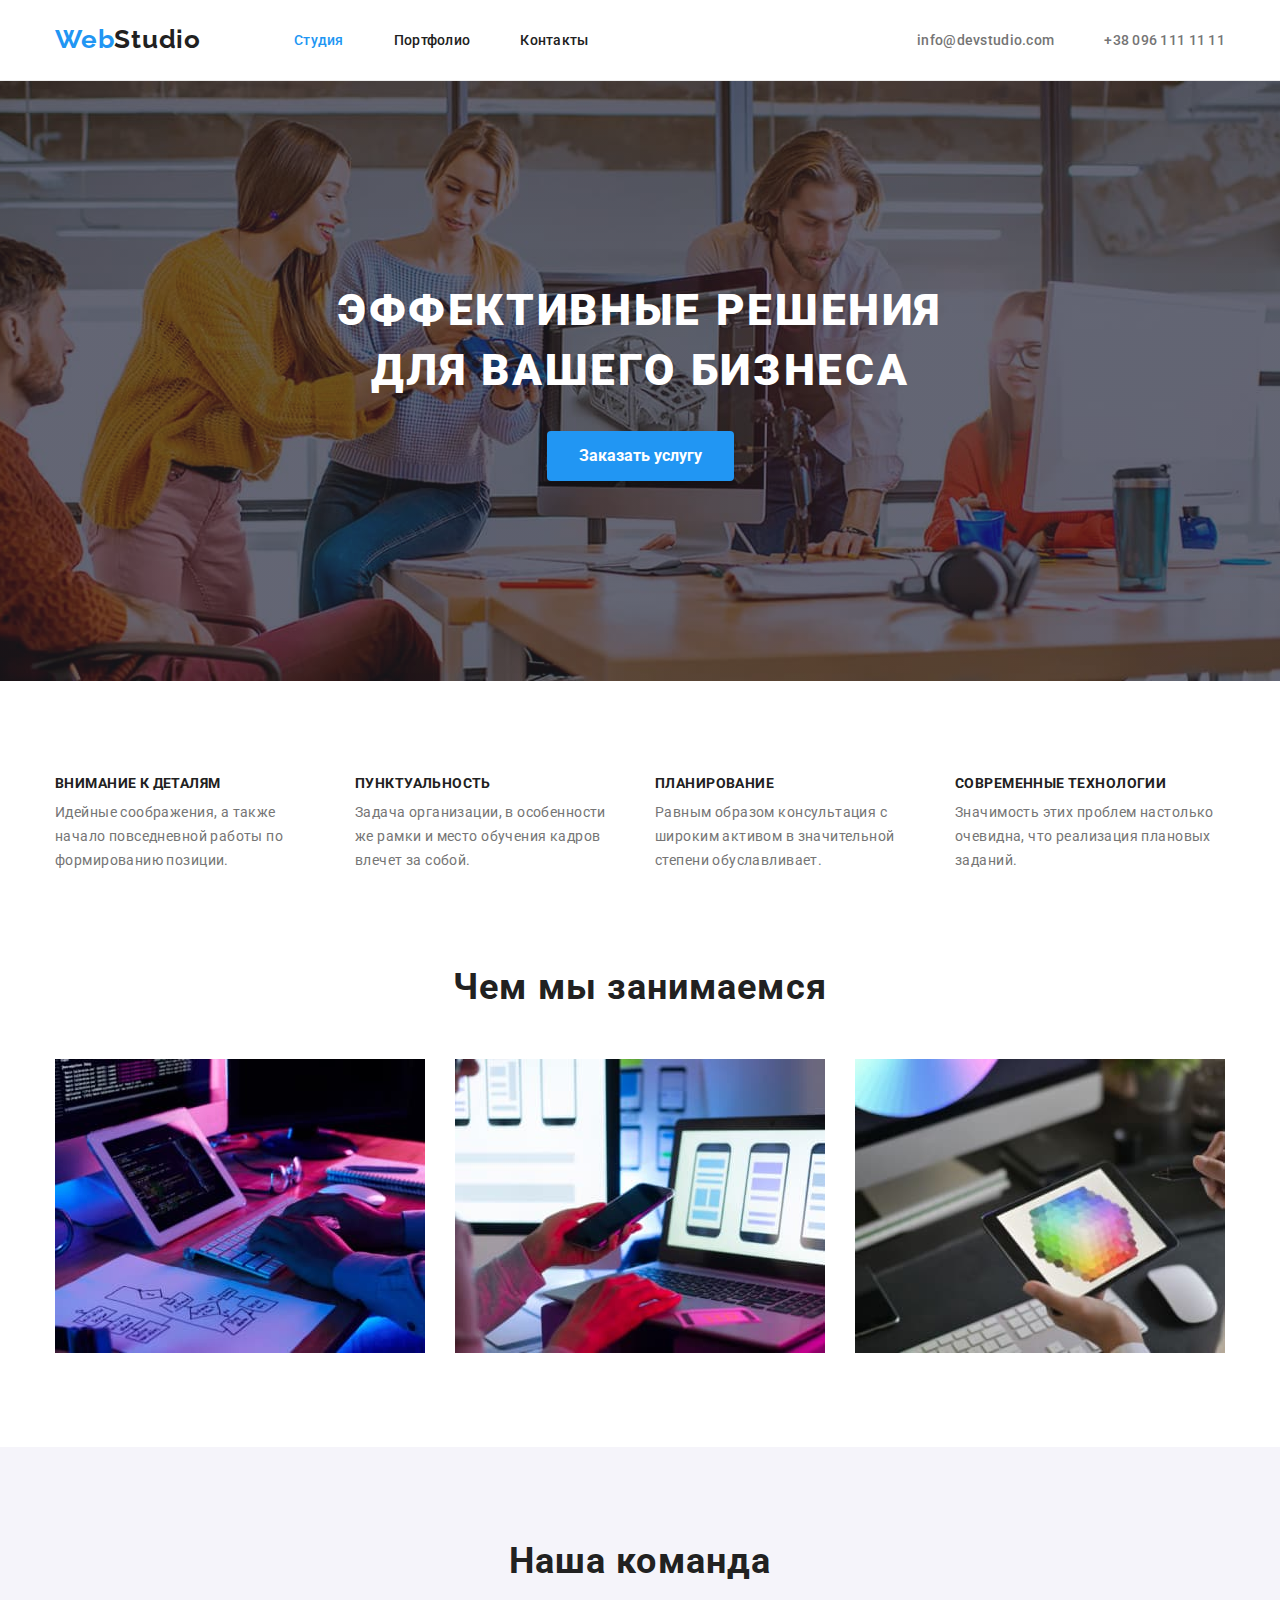
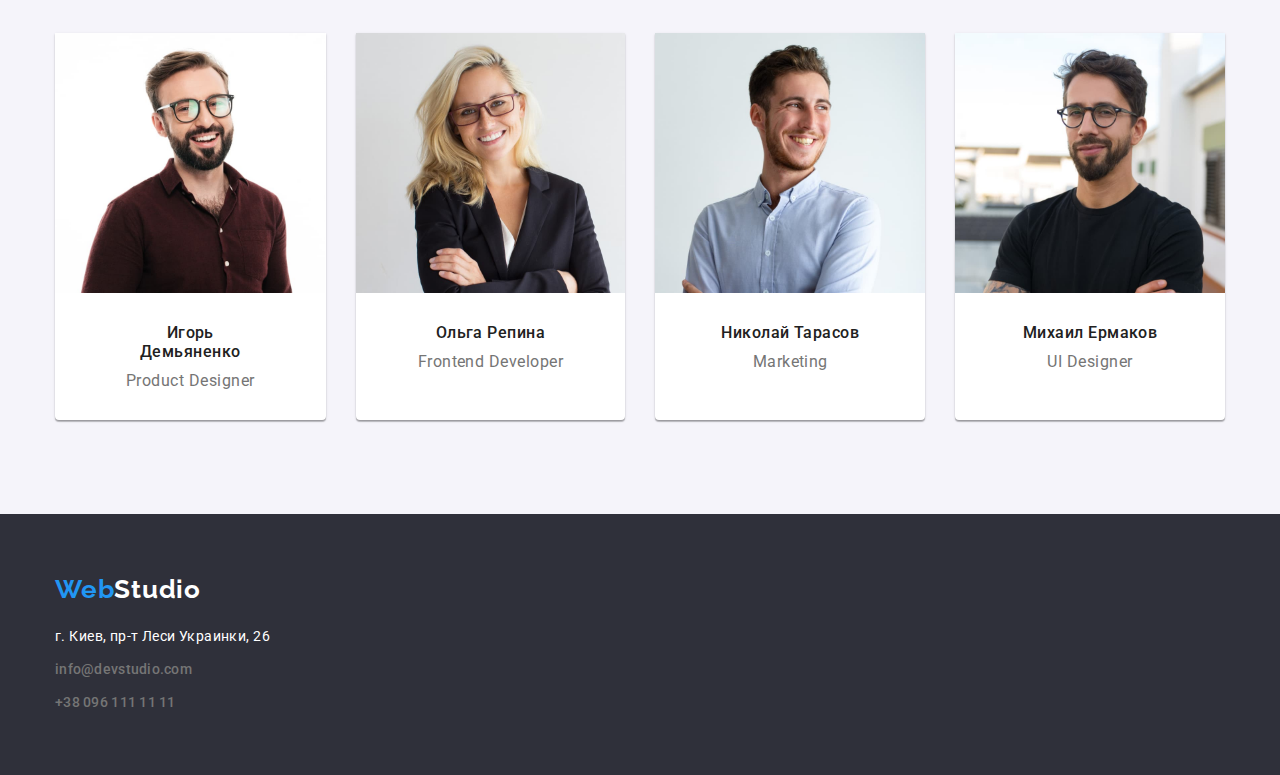
<file: index.html>
<!DOCTYPE html>
<html lang="ru">
<head>
    <meta charset="UTF-8">
    <meta name="viewport" content="width=device-width, initial-scale=1.0">
    <title>Web Studio</title>
    <link rel="preconnect" href="https://fonts.gstatic.com">
    <link href="https://fonts.googleapis.com/css2?family=Raleway:wght@700&family=Roboto:wght@400;500;700;900&display=swap"
          rel="stylesheet">
    <link rel="stylesheet" href="https://cdnjs.cloudflare.com/ajax/libs/modern-normalize/1.0.0/modern-normalize.min.css"
    integrity="sha512-ISS7cAi1PEhQ8jnbJpJZMd29NlhNj4AWYyLOSp2CE/CsHxTCu+r+t0D2yoJudVrd0/8fTVPUVDzY5Tvli75u/g=="
    crossorigin="anonymous"/>
    <link rel="stylesheet" href="./css/styles.css">
</head>
<body>
    
    <!----header---->

    <header class="header">
        <div class="container">
        <nav class="navigation-header">
    <!----logo----->
            <a href="index.html" class="logo"><span class="logo-color" lang="en">Web</span>Studio</a>
    <!----header navigation-->
        <ul class="navigation-menu">
            <li class="navigation-list">
                <a href="./index.html" class="navigation-link current">Студия</a>
            </li>
            <li class="navigation-list">
                <a href="./portfolio.html" class="navigation-link">Портфолио</a>
            </li>
            <li class="navigation-list">
                <a href="#contacts" class="navigation-link">Контакты</a>
            </li>
        </ul>
        </nav>

        <!--header contacts-->
       
        <ul class="contacts-menu">
            <li class="contacts-list">
                <a href="mailto:info@devstudio.com" class="contacts-link">info@devstudio.com</a>
            </li>
            <li class="contacts-list">
                <a href="tel:+380961111111" class="contacts-link">+38 096 111 11 11</a>
            </li>
        </ul>
    
        </div>
    </header>
    
    <main>
    
    <!--🦸---HERO----->

        <section class="hero">
            <div class="hero-container">
            <h1 class="heading-hero">Эффективные решения для вашего бизнеса</h1>
            <button class="modal-btn-hero" type="button">Заказать услугу</button>
            </div>
        </section>
   
    <!-----FEATURES----->

        <section class="about section no-padding">
            <div class="container">
            <h2 hidden>особенности</h2>
            <ul class="about-list-menu">
                <li class="about-list">
                    <h3 class="about-header">Внимание к деталям</h3>
                    <p class="about-description">Идейные соображения, а также начало повседневной работы по формированию позиции.</p>
                </li>
                <li class="about-list">
                    <h3 class="about-header">Пунктуальность</h3>
                    <p class="about-description">Задача организации, в особенности же рамки и место обучения кадров влечет за собой.</p>
                </li>
                <li class="about-list">
                    <h3 class="about-header">Планирование</h3>
                    <p class="about-description">Равным образом консультация с широким активом в значительной степени обуславливает.</p>
                </li>
                <li class="about-list">
                    <h3 class="about-header">Современные технологии</h3>
                    <p class="about-description">Значимость этих проблем настолько очевидна, что реализация плановых заданий.</p>
                </li>
            </ul>
            </div>
        </section>

    <!-------WE DO------->

        <section class="wedo section">
            <div class="container">
            <h2 class="wedo-header">Чем мы занимаемся</h2>
            <ul class="wedo-list-menu">
                <li class="wedo-list">
                    <img class="wedo-list-img" src="./images/about/code.jpg" alt="пишет код" width="370" height="294">
                </li>
                <li class="wedo-list">
                    <img class="wedo-list-img" src="./images/about/phone.jpg" alt="создает макет" width="370" height="294">
                </li>
                <li class="wedo-list">
                    <img class="wedo-list-img" src="./images/about/color.jpg" alt="выбирает цветовую палитру" width="370" height="294">
                </li>
            </ul>
            </div>
        </section>

    <!------OUR TEAM------>

        <section class="team section">
            <div class="container">
            <h3 class="team-header">Наша команда</h3>
            <ul class="team-list-menu">
                <li class="team-list">
                    <img class="team-list-img" src="./images/our-team/team-1.jpg" alt="фото Игорь Демьяненко" width="270"
                        height="260">
                    <div class="team-list-content">
                    <h3 class="team-name">Игорь Демьяненко</h3>
                    <p class="team-description">Product Designer</p>
                    </div>
                </li>
                <li class="team-list">
                    <img class="team-list-img" src="./images/our-team/team-2.jpg" alt="фото Ольга Репина" width="270"
                        height="260">
                    <div class="team-list-content">   
                    <h3 class="team-name">Ольга Репина</h3>
                    <p class="team-description">Frontend Developer</p>
                    </div>
                </li>
                <li class="team-list">
                    <img class="team-list-img" src="./images/our-team/team-3.jpg" alt="фото Николай Тарасов" width="270"
                        height="260">
                    <div class="team-list-content">   
                    <h3 class="team-name">Николай Тарасов</h3>
                    <p class="team-description">Marketing</p>
                    </div>
                </li>
                <li class="team-list">
                    <img class="team-list-img" src="./images/our-team/team-4.jpg" alt="фото Михаил Ермаков" width="270"
                        height="260">
                    <div class="team-list-content"> 
                    <h3 class="team-name">Михаил Ермаков</h3>
                    <p class="team-description">UI Designer</p>
                    </div>
                </li>
            </ul>
            </div>
        </section>
    </main>

    <!-----📧☎️ Footer----->

    <footer class="footer">
        <div class="container">
        <a class="logo" href="index.html"><span lang="en">Web</span><span class="logo-color">Studio</span></a>
        <address class="address-footer">
            <ul class="footer-list-menu">
                <li class="footer-list"> г. Киев, пр-т Леси Украинки, 26
                </li>
                <li class="footer-list"><a class="contacts-link" href="mailto:info@devstudio.com">info@devstudio.com</a>
                </li>
                <li class="footer-list"><a class="contacts-link" href="tel:+380961111111">+38 096 111 11 11</a>
                </li>
            </ul>
        </address>
        </div>
    </footer>
</body>
</html>
</file>
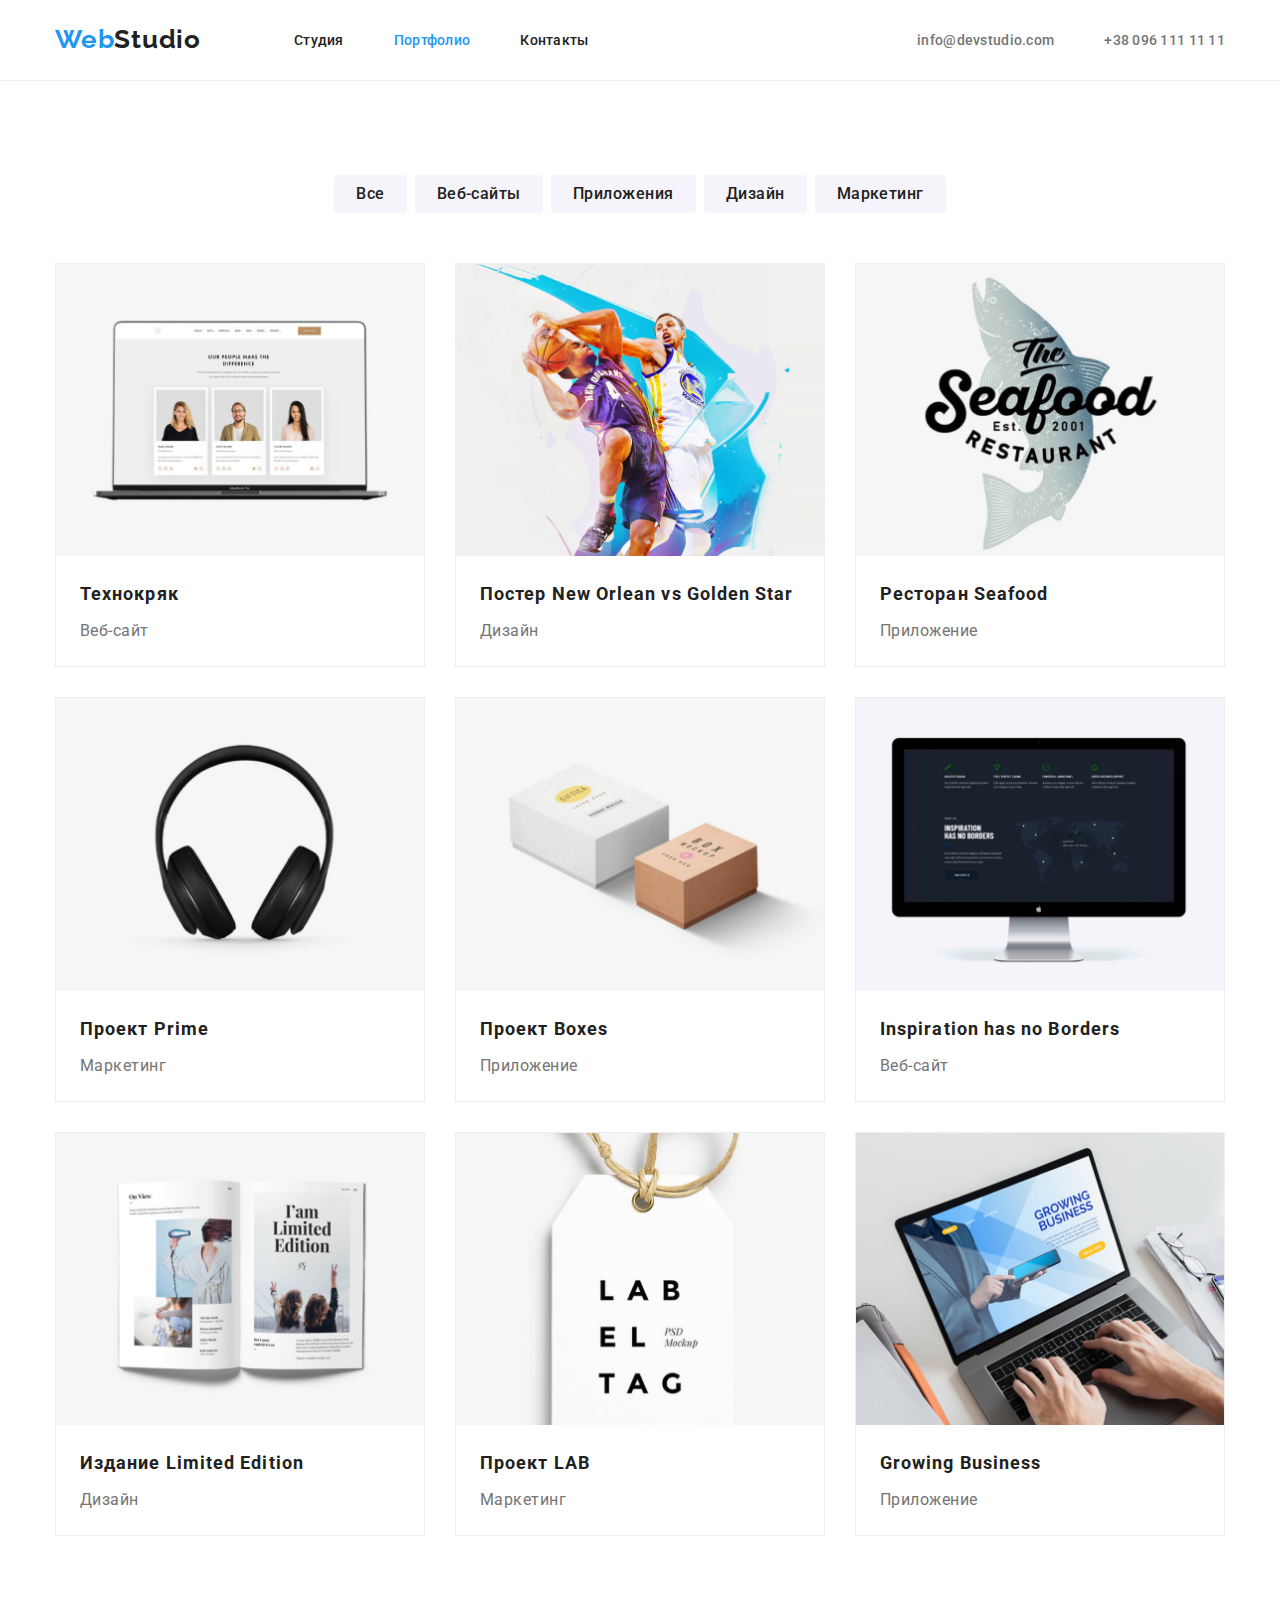
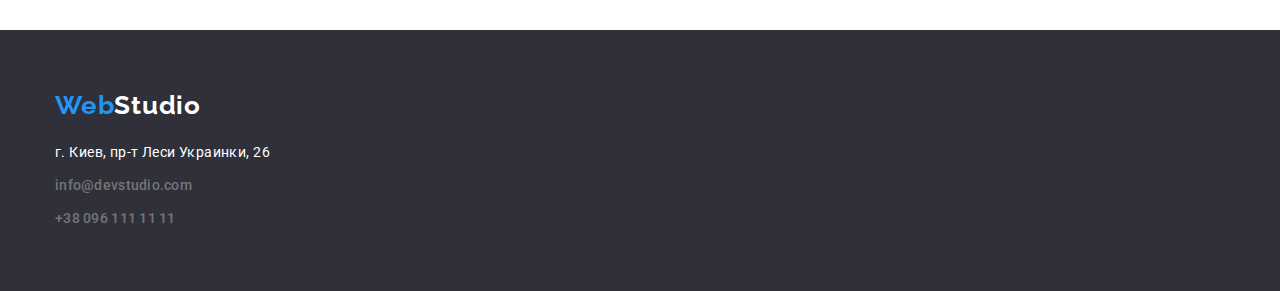
<file: portfolio.html>
<!DOCTYPE html>
<html lang="ru">

<head>
    <meta charset="UTF-8">
    <meta name="viewport" content="width=device-width, initial-scale=1.0">
    <title>Web Studio</title>
    <link rel="preconnect" href="https://fonts.gstatic.com">
    <link href="https://fonts.googleapis.com/css2?family=Raleway:wght@700&family=Roboto:wght@400;500;700;900&display=swap"
    rel="stylesheet">
    <link rel="stylesheet" href="https://cdnjs.cloudflare.com/ajax/libs/modern-normalize/1.0.0/modern-normalize.min.css"
    integrity="sha512-ISS7cAi1PEhQ8jnbJpJZMd29NlhNj4AWYyLOSp2CE/CsHxTCu+r+t0D2yoJudVrd0/8fTVPUVDzY5Tvli75u/g=="
    crossorigin="anonymous"/>
    <link rel="stylesheet" href="./css/styles.css">
    <link rel="stylesheet" href="./css/portfolio.css">
</head>

<body>

    <!----header---->
    
    <header class="header">
        <div class="container">
            <nav class="navigation-header">
                <!----logo----->
                <a href="index.html" class="logo"><span class="logo-color" lang="en">Web</span>Studio</a>
                <!----header navigation-->
                <ul class="navigation-menu">
                    <li class="navigation-list">
                    <a href="./index.html" class="navigation-link ">Студия</a>
                    </li>
                    <li class="navigation-list">
                    <a href="./portfolio.html" class="navigation-link current">Портфолио</a>
                    </li>
                    <li class="navigation-list">
                    <a href="#contacts" class="navigation-link">Контакты</a>
                    </li>
                </ul>
            </nav>
    
    <!--header contacts-->
    
               <ul class="contacts-menu">
                    <li class="contacts-list">
                    <a href="mailto:info@devstudio.com" class="contacts-link">info@devstudio.com</a>
                    </li>
                    <li class="contacts-list">
                    <a href="tel:+380961111111" class="contacts-link">+38 096 111 11 11</a>
                    </li>
               </ul>
        </div>
    </header>
    
    <main>

    <!----Portfolio---->

    <section class="portfolio">
        <div class="container">
        <h1 class="visually-hidden" >Our works</h1>
        <nav class="portfolio-navigation">
            <ul class="portfolio-navigation-menu">
                <li class="portfolio-navigation-list">
                <button class="portfolio-btn current" type="button">Все</button>
                </li>
                <li class="portfolio-navigation-list">
                <button class="portfolio-btn" type="button">Веб-сайты</button>
                </li>
                <li class="portfolio-navigation-list">
                <button class="portfolio-btn" type="button">Приложения</button>
                </li>
                <li class="portfolio-navigation-list">
                <button class="portfolio-btn" type="button">Дизайн</button>
                </li>
                <li class="portfolio-navigation-list">
                <button class="portfolio-btn" type="button">Маркетинг</button>
                </li>
            </ul>
        </nav>
    
    <!-------Projects-------->

        <h2 hidden>projects</h2>
        <ul class="projects-list-menu">
            <li class="projects-list">
                <a class="projects-link" href=""><img class="projects-list-img" src="./images/projects/project1.png" alt="открытый ноутбук" width="370" height="294">
                <div class="projects-list-content">
                <h3 class="projects-name">Технокряк</h3>
                <p class="projects-description">Веб-сайт</p>
                </div>
                </a>
            </li>
            <li class="projects-list">
                <a class="projects-link" href=""><img class="projects-list-img" src="./images/projects/project2.png" alt="постер баскетбол" width="370" height="294">
                <div class="projects-list-content">
                <h3 class="projects-name">Постер New Orlean vs Golden Star</h3>
                <p class="projects-description">Дизайн</p>
                </div>
                </a>
            </li>
            <li class="projects-list">
                <a class="projects-link" href=""><img class="projects-list-img" src="./images/projects/project3.png" alt="постер ресторан Seafood" width="370" height="294">
                <div class="projects-list-content">
                <h3 class="projects-name">Ресторан Seafood</h3>
                <p class="projects-description">Приложение</p>
                </div>
                </a>
            </li>
            <li class="projects-list">
                <a class="projects-link" href=""><img class="projects-list-img" src="./images/projects/project4.png" alt="наушники" width="370" height="294">
                <div class="projects-list-content">
                <h3 class="projects-name">Проект Prime</h3>
                <p class="projects-description">Маркетинг</p>
                </div>
                </a>
            </li>
            <li class="projects-list">
                <a class="projects-link" href=""><img class="projects-list-img" src="./images/projects/project5.png" alt="коробки" width="370" height="294">
                <div class="projects-list-content">
                <h3 class="projects-name">Проект Boxes</h3>
                <p class="projects-description">Приложение</p>
                </div>
                </a>
            </li>
            <li class="projects-list">
                <a class="projects-link" href=""><img class="projects-list-img" src="./images/projects/project6.png" alt="монитор" width="370" height="294">
                <div class="projects-list-content">
                <h3 class="projects-name">Inspiration has no Borders</h3>
                <p class="projects-description">Веб-сайт</p>
                </div>
                </a>
            </li>
            <li class="projects-list">
                <a class="projects-link" href=""><img class="projects-list-img" src="./images/projects/project7.png" alt="открытый журнал" width="370" height="294">
                <div class="projects-list-content">
                <h3 class="projects-name">Издание Limited Edition</h3>
                <p class="projects-description">Дизайн</p>
                </div>
                </a>
            </li>
            <li class="projects-list">
                <a class="projects-link" href=""><img class="projects-list-img" src="./images/projects/project8.png" alt="бирка" width="370" height="294">
                <div class="projects-list-content">
                <h3 class="projects-name">Проект LAB</h3>
                <p class="projects-description">Маркетинг</p>
                </div>
                </a>
            </li>
            <li class="projects-list">
                <a class="projects-link" href=""><img class="projects-list-img" src="./images/projects/project9.png" alt="руки на ноутбуке" width="370" height="294">
                <div class="projects-list-content">
                <h3 class="projects-name">Growing Business</h3>
                <p class="projects-description">Приложение</p>
                </div>
                </a>
            </li>
        </ul>
        </div>
    </section>
    </main>

    <!-----📧☎️ Footer----->

    <footer class="footer">
        <div class="container">
            <a class="logo" href="index.html"><span lang="en">Web</span><span class="logo-color">Studio</span></a>
        <address class="address-footer">
        <ul class="footer-list-menu">
            <li class="footer-list"> г. Киев, пр-т Леси Украинки, 26
            </li>
            <li class="footer-list"><a class="contacts-link" href="mailto:info@devstudio.com">info@devstudio.com</a>
            </li>
            <li class="footer-list"><a class="contacts-link" href="tel:+380961111111">+38 096 111 11 11</a>
            </li>
        </ul>
        </address>
        </div>
    </footer>
</body>
</html>
</file>
<file: css/styles.css>
/* ============================== ROOT  ======================== */

:root {
  
  /* ========= color ============ */

  --primary-text-color: #757575;
  --primary-heading-color: #212121;
  --primary-active-color: #2196f3;
  --primary-logo-color: #2196f3;
  --white-color: #ffffff;
  --black-color: #212121;

  /* ----------- font ---------- */
  --main-font: Roboto, sans-serif;
  --logo-font: Raleway, sans-serif;

  /* ----------- background ---------- */
  --main-background-color: #ffffff;
  --secondary-background-color-hero: #2f303a;
  --background-color-footer: #2f303a;
  --background-color-team: #f5f4fa;
  --background-btn-hero: #2196f3;
  --background-color-portfolio-projects: #e5e5e5;
  --background-color-btn: #f5f4fa;

  /* ------------- border ---------- */
  --border-color-project: #eeeeee;
}

/* ===================== COMPONENTS =========================== */

/* ===================== Минимальный сброс ==================== */

html {
  box-sizing: border-box;
}

*,
*::before,
*::after {
  box-sizing: inherit;
}

* body {
  font-family: var(--main-font);
  color: var(--primary-text-color);
  background-color: var(--main-background-color);
  margin: 0;
}

a {
  text-decoration: none;
}

ul {
  list-style: none;
}

.navigation-list .current {
  color: var(--primary-active-color);
}

ul,
ol {
  margin: 0;
  padding: 0;
}

h1,
h2,
h3,
h4,
h5,
h6 {
  margin: 0;
}

p {
  margin: 0;
}

img {
  display: block;
  max-width: 100%;
  height: auto;
}

.container {
  width: 1200px;
  margin: 0 auto;
  padding: 0 15px;
}

.section {
  padding-top: 94px;
  padding-bottom: 94px;
}

/* ===================== HEADER =========================== */

.header {
  border-bottom: 1px solid #ececec;
}

.logo {
  margin-right: 93px;
  margin-top: 24px;
  margin-bottom: 25px;

  font-family: var(--logo-font);
  font-weight: bold;
  font-size: 26px;
  line-height: 1.192;
  letter-spacing: 0.03em;
  color: var(--black-color);
}

.logo-color {
  color: var(--primary-logo-color);
}

.navigation-link {
  font-family: var(--main-font);
  font-weight: 500;
  font-size: 14px;
  line-height: 1.333;
  letter-spacing: 0.02em;
  color: var(--primary-heading-color);
}

.navigation-link:hover,
.navigation-link:focus,
.contacts-link:hover,
.contacts-link:focus {
  color: var(--primary-active-color);
}

.contacts-link,
a {
  font-family: var(--main-font);
  font-weight: 500;
  font-size: 14px;
  line-height: 1.142;
  letter-spacing: 0.02em;
  color: var(--primary-text-color);
  text-decoration: none;
}

.header .container {
  width: 1200px;
  margin: auto;
  display: flex;
}

.navigation-header {
  display: flex;
}

.navigation-menu {
  display: flex;
  align-items: center;
}

.header .navigation-list:not(:last-child) {
  margin-right: 50px;
}

.contacts-menu {
  display: flex;
  align-items: center;
  margin-left: auto;
}

.header .contacts-list:not(:last-child) {
  margin-right: 50px;
}

/* ======================== END OF HEADER ===================================== */

/* ===========================   HERO   ======================================= */

.hero {
  background-color: var(--secondary-background-color-hero);
  display: flex;
  justify-content: center;
  text-align: center;
  max-width: 1600px;
  padding-top: 200px;
  padding-bottom: 200px;
  margin: 0 auto;
  max-height: 600px;

  background-image: linear-gradient(
      to right,
      rgba(47, 48, 58, 0.4),
      rgba(47, 48, 58, 0.4)
    ),
    url(../images/Hero/Img.jpg);
  background-repeat: no-repeat;
  background-position: center;
  background-size: cover;
}

.modal-btn-hero {
  font-family: var(--main-font);
  font-weight: bold;
  font-size: 16px;
  line-height: 1.875;
  color: var(--white-color);
  background: var(--background-btn-hero);
  box-shadow: 0px 4px 4px rgba(0, 0, 0, 0.15);
  border-radius: 4px;
  border: none;
  cursor: pointer;
  padding: 10px 32px;
}

.heading-hero {
  font-family: var(--main-font);
  font-weight: 900;
  font-size: 44px;
  line-height: 1.363;
  text-align: center;
  text-transform: uppercase;
  letter-spacing: 0.06em;
  max-width: 696px;
  color: var(--white-color);
  margin-bottom: 30px;
}

/* ===========================   END HERO   ======================================= */

/* ===========================   FEATURES   ======================================= */

.no-padding {
  padding-bottom: 0;
}

.about-header {
  font-family: var(--main-font);
  font-weight: bold;
  font-size: 14px;
  line-height: 1.142;
  letter-spacing: 0.03em;
  text-transform: uppercase;
  color: var(--primary-heading-color);
  margin-bottom: 10px;
}

.about-description {
  font-family: var(--main-font);
  font-weight: normal;
  font-size: 14px;
  line-height: 1.714;
  letter-spacing: 0.03em;
  width: 270px;
}

.about-list-menu {
  display: flex;
}

.about-list:not(:last-child) {
  margin-right: 30px;
}

/* ===========================  END  features ======================================= */

/* ===========================   WEDO    ======================================= */
/* ===========================   TEAM    ======================================= */

.wedo-list-menu {
  display: flex;
}

.wedo-list:not(:last-child) {
  margin-right: 30px;
}

.wedo-header,
.team-header {
  font-family: var(--main-font);
  font-weight: bold;
  font-size: 36px;
  line-height: 1.166;
  text-align: center;
  letter-spacing: 0.03em;
  color: var(--primary-heading-color);
  margin-bottom: 50px;
}

.team {
  background-color: var(--background-color-team);
}

.team-name {
  font-family: var(--main-font);
  font-weight: 500;
  font-size: 16px;
  line-height: 1.187;
  letter-spacing: 0.03em;
  color: var(--primary-heading-color);
  margin-bottom: 10px;
}

.team-description {
  font-family: var(--main-font);
  font-weight: normal;
  font-size: 16px;
  line-height: 1.187;
  letter-spacing: 0.03em;
  color: var(--primary-text-color);
}

.team-list-menu {
  display: flex;
}

.team-list:not(:last-child) {
  margin-right: 30px;
}

.team-list-content {
  padding: 30px 59px;
  text-align: center;
}

.team-list {
  background: var(--main-background-color);
  box-shadow: 0px 1px 3px rgba(0, 0, 0, 0.12), 0px 1px 1px rgba(0, 0, 0, 0.14),
    0px 2px 1px rgba(0, 0, 0, 0.2);
  border-radius: 0px 0px 4px 4px;
}

/* ===========================  END TEAM      ======================================= */

/* ===========================   FOOTER      ======================================= */

.footer-list {
  font-family: var(--main-font);
  font-size: 14px;
  line-height: 1.714;
  letter-spacing: 0.03em;
  color: var(--white-color);
}

.footer .logo-color {
  color: var(--white-color);
}

.logo > span {
  color: var(--primary-logo-color);
}

.footer {
  background-color: var(--background-color-footer);
  padding-top: 60px;
  padding-bottom: 60px;
}

.address-footer {
  color: rgba(255, 255, 255, 0.6);
  margin-top: 20px;
}

address {
  font-style: normal;
}

.footer-list:not(:last-child) {
  margin-bottom: 9px;
}

/* ===========================  END FOOTER    ======================================= */
</file>
<file: css/portfolio.css>
/* ==================== PORTFOLIO ======================== */

.visually-hidden {
  display: none;
  visibility: hidden;
}

.portfolio {
  padding: 94px 0;
}

.portfolio-navigation {
  display: flex;
  justify-content: center;
  margin-bottom: 50px;
}

.portfolio-navigation-menu {
  display: flex;
}

.portfolio-navigation-list:not(:last-child) {
  margin-right: 8px;
}

.portfolio-btn {
  font-family: var(--main-font);
  font-weight: 500;
  font-size: 16px;
  line-height: 1.625;
  text-align: center;
  letter-spacing: 0.03em;
  color: var(--primary-heading-color);
  cursor: pointer;
  border: none;
  padding: 6px 22px;
  outline: none;
  background: var(--background-color-btn);
  border-radius: 4px;
}

.portfolio-btn:hover,
.portfolio-btn:focus {
  color: var(--white-color);
  background-color: var(--background-btn-hero);
}

.navigation-list .current {
  color: var(--primary-active-color);
}

/* ==================== PROJECTS ======================== */

.projects-list-menu {
  display: flex;
  flex-wrap: wrap;
  margin-right: -30px;
  margin-top: -30px;
}

.projects-list {
  flex-basis: calc(100% / 3 - 30px);
  margin-right: 30px;
  margin-top: 30px;
  border: 1px solid var(--border-color-project);
  box-sizing: border-box;
  width: 370px;
}

.projects-list-content {
  padding: 20px 24px;
}

.projects-name {
  font-family: var(--main-font);
  font-weight: bold;
  font-size: 18px;
  line-height: 2;
  letter-spacing: 0.06em;
  color: var(--primary-heading-color);
  margin-bottom: 4px;
}

.projects-description {
  font-family: var(--main-font);
  font-weight: normal;
  font-size: 16px;
  line-height: 1.875;
  letter-spacing: 0.03em;
  color: var(--primary-text-color);
}

.projects-list:nth-last-child(-n + 3) {
  margin-bottom: 0px;
}

.projects-list:nth-child(3n) {
  margin-right: 0px;
}

/* ==================== END PORTFOLIO ======================== */
</file>
